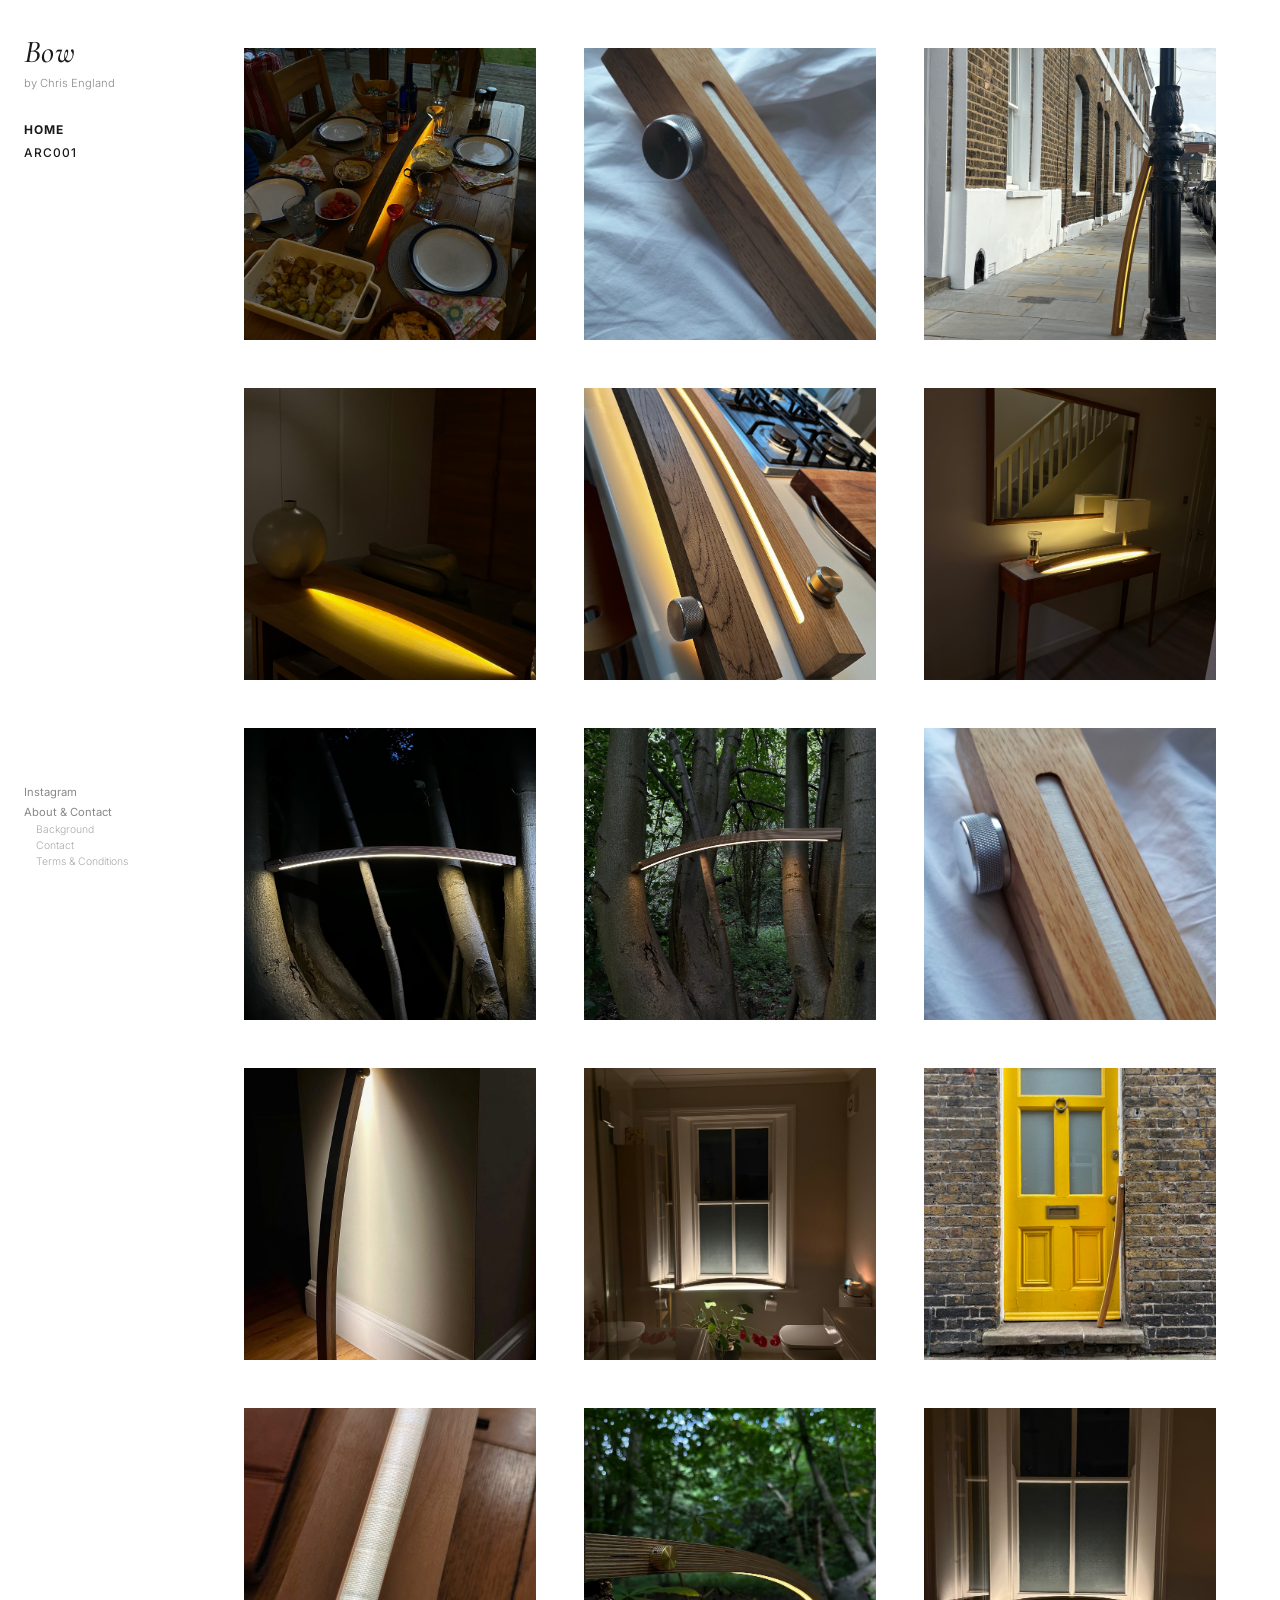
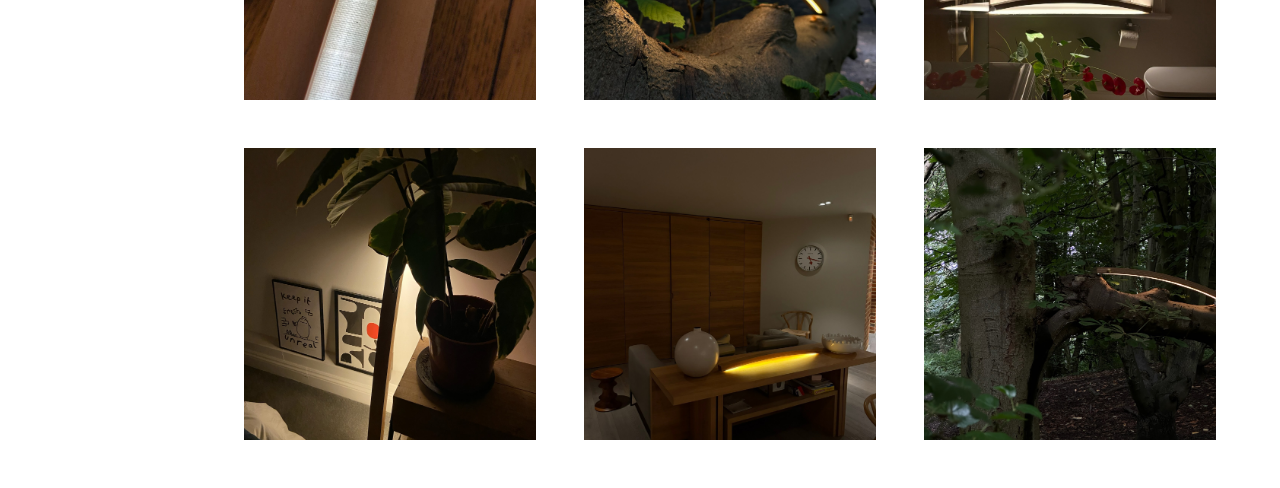
<file: index.html>
<!DOCTYPE html>
<html lang="en">

<head>
  <meta charset="UTF-8" />
  <meta name="viewport" content="width=device-width, initial-scale=1.0" />
  <title>Bow — by Chris England</title>

  <!-- Google Fonts: Inter for body, Cormorant Garamond for the Bow logo -->
  <link href="https://fonts.googleapis.com/css2?family=Cormorant+Garamond:ital,wght@1,400;1,500&family=Inter:wght@300;400;500;700&display=swap" rel="stylesheet">

  <!-- Our stylesheet -->
  <link rel="stylesheet" href="style.css" />
</head>

<body>

  <!-- ── Left sidebar: logo, navigation, secondary links ── -->
  <aside class="sidebar">

    <div class="sidebar-top">
      <div class="logo">Bow</div>
      <div class="logo-sub">by Chris England</div>
    </div>

    <nav class="nav-primary">
      <a href="index.html" class="nav-link active">HOME</a>
      <a href="arc001.html" class="nav-link">ARC001</a>
    </nav>

    <nav class="nav-secondary">
      <a href="https://www.instagram.com/bowdesignuk?utm_source=ig_web_button_share_sheet&igsh=ZDNlZDc0MzIxNw==" target="_blank" class="nav-link-small">Instagram</a>

      <!-- About & Contact parent label with indented sub-links -->
      <div class="nav-group">
        <span class="nav-group-label">About &amp; Contact</span>
        <div class="nav-group-items">
          <a href="background.html" class="nav-link-sub">Background</a>
          <a href="contact.html" class="nav-link-sub">Contact</a>
          <a href="terms.html" class="nav-link-sub">Terms &amp; Conditions</a>
        </div>
      </div>
    </nav>

  </aside>

  <!-- ── Main content: 3-column × 6-row image grid (mixed order) ── -->
  <main class="gallery">

    <a href="arc001.html" class="gallery-item">
      <img src="images/home/IMG_1432.JPG" alt="Bow ARC001" />
    </a>

    <a href="arc001.html" class="gallery-item">
      <img src="images/home/SDIM0216.JPG" alt="Bow ARC001" />
    </a>

    <a href="arc001.html" class="gallery-item">
      <img src="images/home/IMG_0773.JPG" alt="Bow ARC001" />
    </a>

    <a href="arc001.html" class="gallery-item">
      <img src="images/home/IMG_0208.JPG" alt="Bow ARC001" />
    </a>

    <a href="arc001.html" class="gallery-item">
      <img src="images/home/IMG_3448.JPG" alt="Bow ARC001" />
    </a>

    <a href="arc001.html" class="gallery-item">
      <img src="images/home/IMG_0191.JPG" alt="Bow ARC001" />
    </a>

    <a href="arc001.html" class="gallery-item">
      <img src="images/home/IMG_0750.JPG" alt="Bow ARC001" />
    </a>

    <a href="arc001.html" class="gallery-item">
      <img src="images/home/IMG_0677 2.JPG" alt="Bow ARC001" />
    </a>

    <a href="arc001.html" class="gallery-item">
      <img src="images/home/SDIM0217.JPG" alt="Bow ARC001" />
    </a>

    <a href="arc001.html" class="gallery-item">
      <img src="images/home/IMG_1300.JPG" alt="Bow ARC001" />
    </a>

    <a href="arc001.html" class="gallery-item">
      <img src="images/home/IMG_0415.JPG" alt="Bow ARC001" />
    </a>

    <a href="arc001.html" class="gallery-item">
      <img src="images/home/IMG_0791.JPG" alt="Bow ARC001" />
    </a>

    <a href="arc001.html" class="gallery-item">
      <img src="images/home/ebaec9ed-5443-4f16-b64b-aadebb4566bd.JPG" alt="Bow ARC001" />
    </a>

    <a href="arc001.html" class="gallery-item">
      <img src="images/home/IMG_0707.JPG" alt="Bow ARC001" />
    </a>

    <a href="arc001.html" class="gallery-item">
      <img src="images/home/IMG_0409.JPG" alt="Bow ARC001" />
    </a>

    <a href="arc001.html" class="gallery-item">
      <img src="images/home/IMG_1239.JPG" alt="Bow ARC001" />
    </a>

    <a href="arc001.html" class="gallery-item">
      <img src="images/home/IMG_0205.JPG" alt="Bow ARC001" />
    </a>

    <a href="arc001.html" class="gallery-item">
      <img src="images/home/IMG_0700.JPG" alt="Bow ARC001" />
    </a>

  </main>

</body>

</html>
</file>
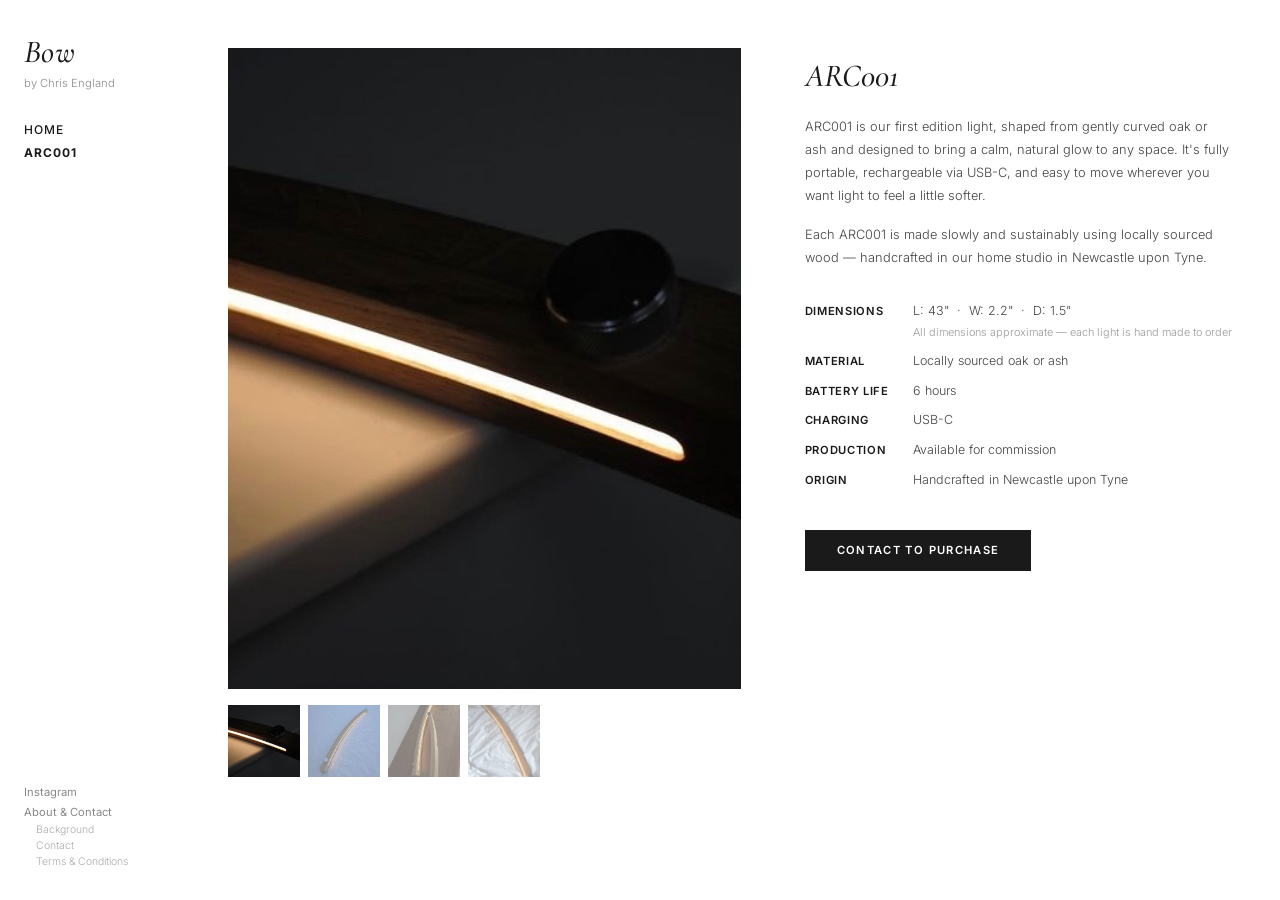
<file: arc001.html>
<!DOCTYPE html>
<html lang="en">

<head>
  <meta charset="UTF-8" />
  <meta name="viewport" content="width=device-width, initial-scale=1.0" />
  <title>ARC001 — Bow by Chris England</title>

  <!-- Google Fonts: Inter for body, Cormorant Garamond for the Bow logo -->
  <link href="https://fonts.googleapis.com/css2?family=Cormorant+Garamond:ital,wght@1,400;1,500&family=Inter:wght@300;400;500;700&display=swap" rel="stylesheet">

  <!-- Shared stylesheet -->
  <link rel="stylesheet" href="style.css" />
</head>

<body>

  <!-- ── Left sidebar ── -->
  <aside class="sidebar">

    <div class="sidebar-top">
      <div class="logo">Bow</div>
      <div class="logo-sub">by Chris England</div>
    </div>

    <nav class="nav-primary">
      <a href="index.html" class="nav-link">HOME</a>
      <a href="arc001.html" class="nav-link active">ARC001</a>
    </nav>

    <nav class="nav-secondary">
      <a href="https://www.instagram.com/bowdesignuk?utm_source=ig_web_button_share_sheet&igsh=ZDNlZDc0MzIxNw==" target="_blank" class="nav-link-small">Instagram</a>

      <!-- About & Contact parent label with indented sub-links -->
      <div class="nav-group">
        <span class="nav-group-label">About &amp; Contact</span>
        <div class="nav-group-items">
          <a href="background.html" class="nav-link-sub">Background</a>
          <a href="contact.html" class="nav-link-sub">Contact</a>
          <a href="terms.html" class="nav-link-sub">Terms &amp; Conditions</a>
        </div>
      </div>
    </nav>

  </aside>

  <!-- ── ARC001 product page — two column layout ── -->
  <main class="product-page">

    <div class="product-layout">

      <!-- LEFT: main image + thumbnail strip -->
      <div class="product-images">

        <!-- Main large image — changes when a thumbnail is clicked -->
        <div class="product-main-image">
          <img id="mainImage" src="images/product/IMG_1296.JPG" alt="ARC001" />
        </div>

        <!-- Thumbnail strip -->
        <div class="product-thumbs">
          <img src="images/product/IMG_1296.JPG" alt="ARC001 view 1"
               class="thumb active" onclick="switchImage(this)" />
          <img src="images/product/IMG_1298.JPG" alt="ARC001 view 2"
               class="thumb" onclick="switchImage(this)" />
          <img src="images/product/IMG_1302.JPG" alt="ARC001 view 3"
               class="thumb" onclick="switchImage(this)" />
          <img src="images/product/IMG_5469.JPG" alt="ARC001 view 4"
               class="thumb" onclick="switchImage(this)" />
        </div>

      </div>

      <!-- RIGHT: product title, description, specs, CTA -->
      <div class="product-info">

        <h1 class="product-title">ARC001</h1>

        <p class="product-desc">
          ARC001 is our first edition light, shaped from gently curved oak or ash
          and designed to bring a calm, natural glow to any space. It's fully
          portable, rechargeable via USB-C, and easy to move wherever you want
          light to feel a little softer.
        </p>

        <p class="product-desc" style="margin-top: 1rem;">
          Each ARC001 is made slowly and sustainably using locally sourced
          wood — handcrafted in our home studio in Newcastle upon Tyne.
        </p>

        <!-- Specs table -->
        <dl class="product-specs">
          <dt>Dimensions</dt>
          <dd>L: 43" &nbsp;·&nbsp; W: 2.2" &nbsp;·&nbsp; D: 1.5"<br>
              <span class="spec-note">All dimensions approximate — each light is hand made to order</span>
          </dd>

          <dt>Material</dt>
          <dd>Locally sourced oak or ash</dd>

          <dt>Battery life</dt>
          <dd>6 hours</dd>

          <dt>Charging</dt>
          <dd>USB-C</dd>

          <dt>Production</dt>
          <dd>Available for commission</dd>

          <dt>Origin</dt>
          <dd>Handcrafted in Newcastle upon Tyne</dd>
        </dl>

        <!-- Call to action -->
        <a href="mailto:hello@wildernessyurts.com" class="product-cta">
          CONTACT TO PURCHASE
        </a>

      </div>

    </div>

  </main>

  <!-- Simple image switcher — clicking a thumbnail updates the main image -->
  <script>
    function switchImage(thumb) {
      // Update main image src
      document.getElementById('mainImage').src = thumb.src;

      // Remove 'active' from all thumbs, add to clicked one
      document.querySelectorAll('.thumb').forEach(function(t) {
        t.classList.remove('active');
      });
      thumb.classList.add('active');
    }
  </script>

</body>

</html>
</file>
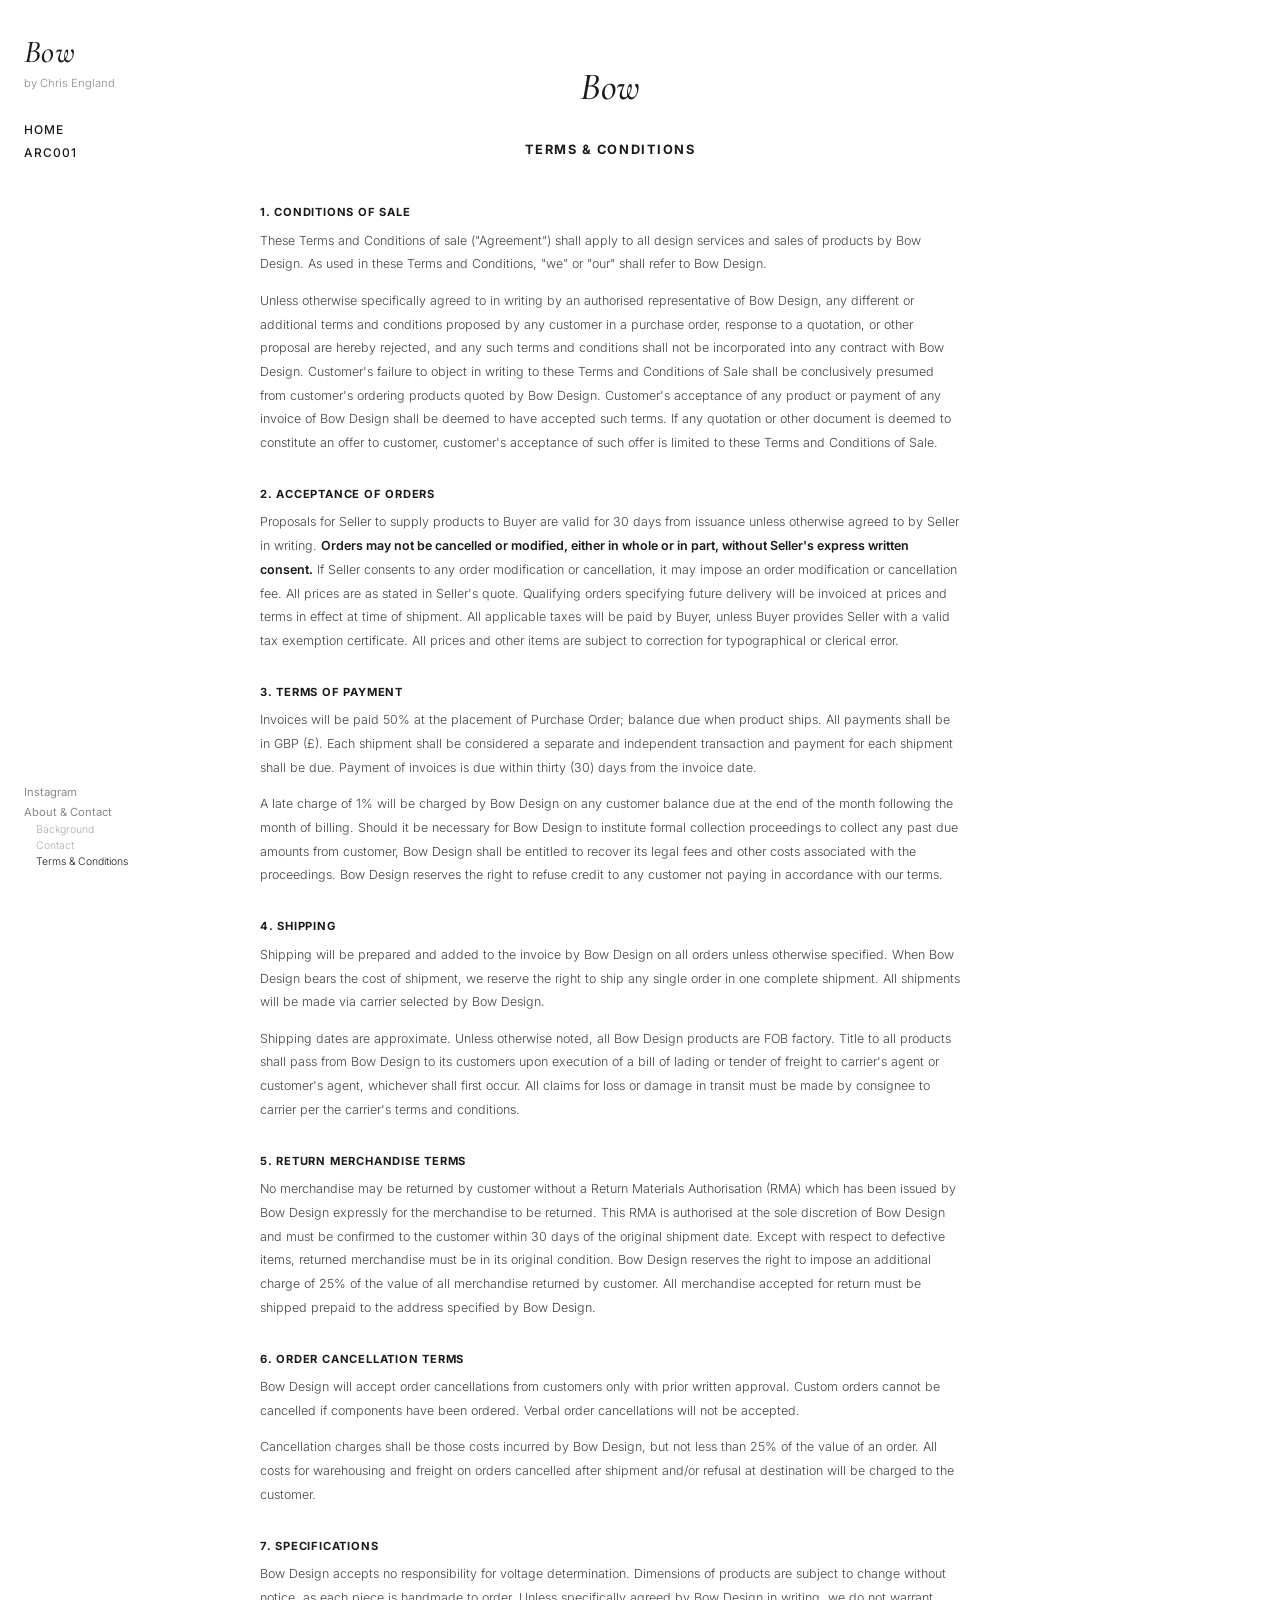
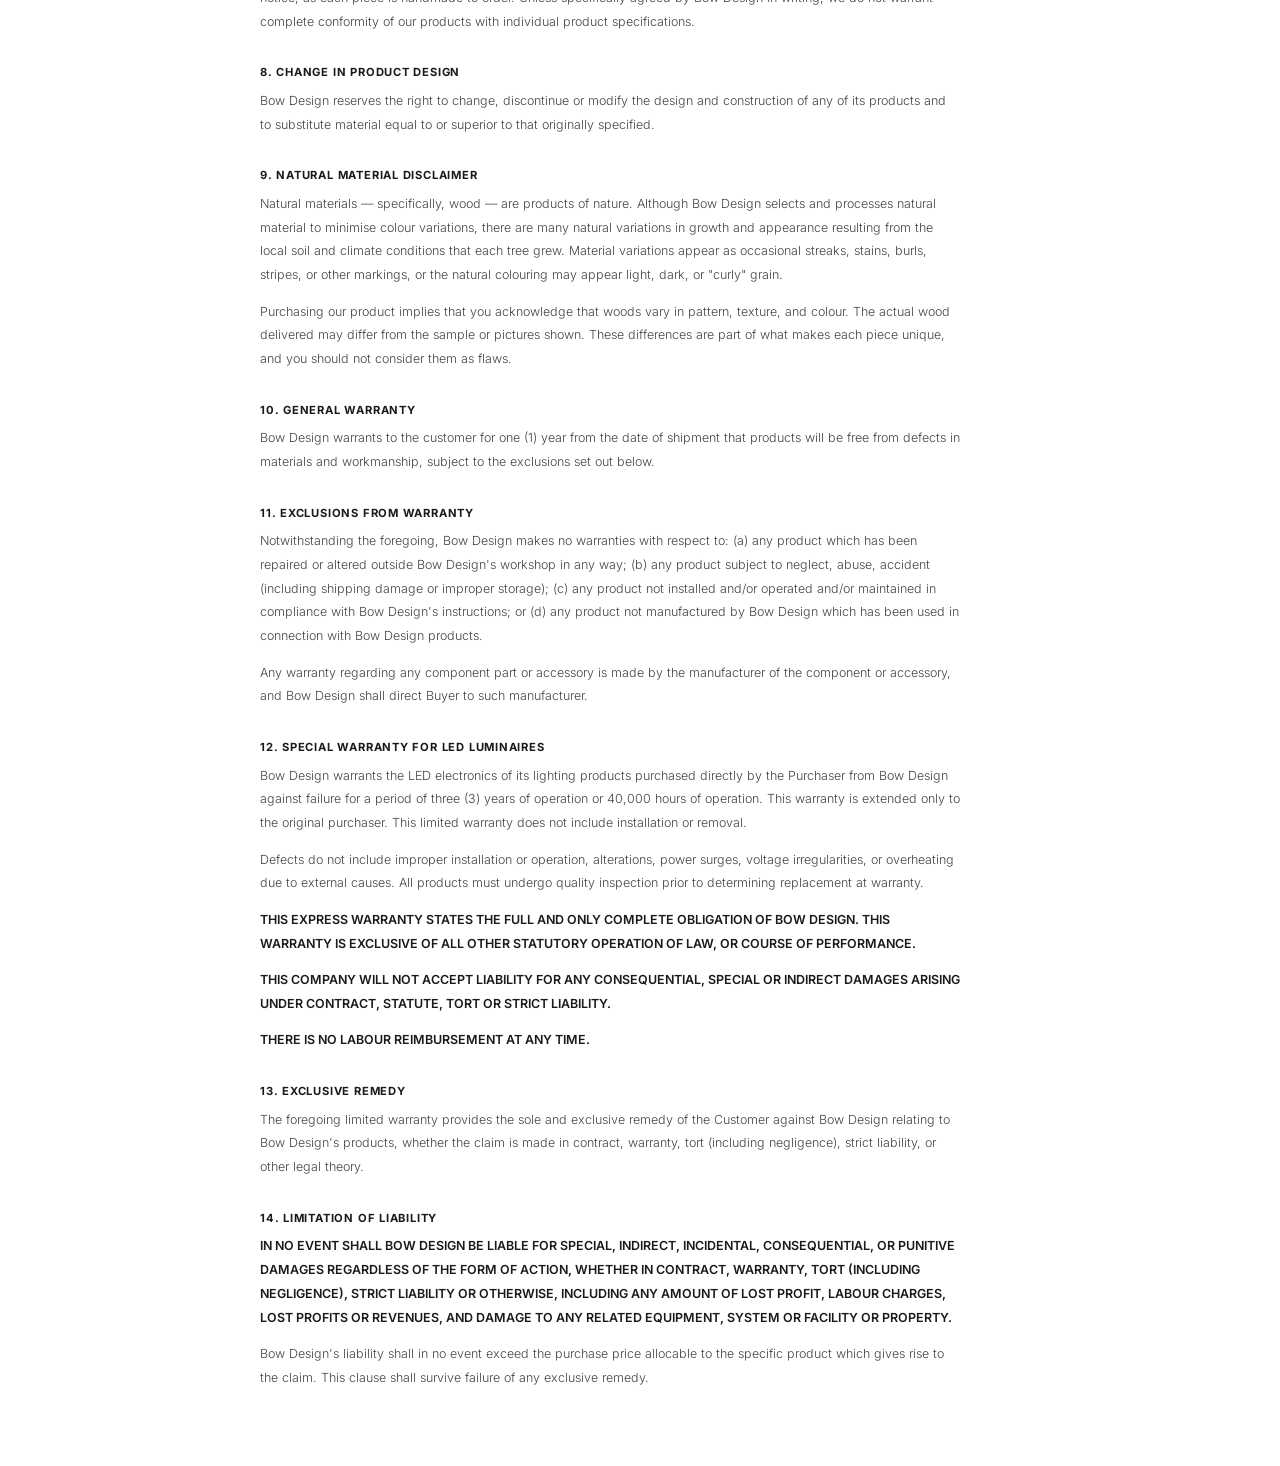
<file: terms.html>
<!DOCTYPE html>
<html lang="en">

<head>
  <meta charset="UTF-8" />
  <meta name="viewport" content="width=device-width, initial-scale=1.0" />
  <title>Terms &amp; Conditions — Bow by Chris England</title>

  <!-- Google Fonts -->
  <link href="https://fonts.googleapis.com/css2?family=Cormorant+Garamond:ital,wght@1,400;1,500&family=Inter:wght@300;400;500;700&display=swap" rel="stylesheet">

  <!-- Shared stylesheet -->
  <link rel="stylesheet" href="style.css" />
</head>

<body>

  <!-- ── Left sidebar ── -->
  <aside class="sidebar">

    <div class="sidebar-top">
      <div class="logo">Bow</div>
      <div class="logo-sub">by Chris England</div>
    </div>

    <nav class="nav-primary">
      <a href="index.html" class="nav-link">HOME</a>
      <a href="arc001.html" class="nav-link">ARC001</a>
    </nav>

    <nav class="nav-secondary">
      <a href="https://www.instagram.com/bowdesignuk?utm_source=ig_web_button_share_sheet&igsh=ZDNlZDc0MzIxNw==" target="_blank" class="nav-link-small">Instagram</a>

      <div class="nav-group">
        <span class="nav-group-label">About &amp; Contact</span>
        <div class="nav-group-items">
          <a href="background.html" class="nav-link-sub">Background</a>
          <a href="contact.html" class="nav-link-sub">Contact</a>
          <a href="terms.html" class="nav-link-sub active">Terms &amp; Conditions</a>
        </div>
      </div>
    </nav>

  </aside>

  <!-- ── Terms & Conditions: full text page ── -->
  <main class="terms-page">

    <!-- Bow brand name centred at top, like OVUUD's logo at the top of their T&Cs -->
    <div class="terms-brand">
      <span class="terms-brand-logo">Bow</span>
    </div>

    <h1 class="terms-title">TERMS &amp; CONDITIONS</h1>

    <h2>1. Conditions of Sale</h2>
    <p>
      These Terms and Conditions of sale ("Agreement") shall apply to all design services and sales of products by Bow Design. As used in these Terms and Conditions, "we" or "our" shall refer to Bow Design.
    </p>
    <p>
      Unless otherwise specifically agreed to in writing by an authorised representative of Bow Design, any different or additional terms and conditions proposed by any customer in a purchase order, response to a quotation, or other proposal are hereby rejected, and any such terms and conditions shall not be incorporated into any contract with Bow Design. Customer's failure to object in writing to these Terms and Conditions of Sale shall be conclusively presumed from customer's ordering products quoted by Bow Design. Customer's acceptance of any product or payment of any invoice of Bow Design shall be deemed to have accepted such terms. If any quotation or other document is deemed to constitute an offer to customer, customer's acceptance of such offer is limited to these Terms and Conditions of Sale.
    </p>

    <h2>2. Acceptance of Orders</h2>
    <p>
      Proposals for Seller to supply products to Buyer are valid for 30 days from issuance unless otherwise agreed to by Seller in writing. <strong>Orders may not be cancelled or modified, either in whole or in part, without Seller's express written consent.</strong> If Seller consents to any order modification or cancellation, it may impose an order modification or cancellation fee. All prices are as stated in Seller's quote. Qualifying orders specifying future delivery will be invoiced at prices and terms in effect at time of shipment. All applicable taxes will be paid by Buyer, unless Buyer provides Seller with a valid tax exemption certificate. All prices and other items are subject to correction for typographical or clerical error.
    </p>

    <h2>3. Terms of Payment</h2>
    <p>
      Invoices will be paid 50% at the placement of Purchase Order; balance due when product ships. All payments shall be in GBP (£). Each shipment shall be considered a separate and independent transaction and payment for each shipment shall be due. Payment of invoices is due within thirty (30) days from the invoice date.
    </p>
    <p>
      A late charge of 1% will be charged by Bow Design on any customer balance due at the end of the month following the month of billing. Should it be necessary for Bow Design to institute formal collection proceedings to collect any past due amounts from customer, Bow Design shall be entitled to recover its legal fees and other costs associated with the proceedings. Bow Design reserves the right to refuse credit to any customer not paying in accordance with our terms.
    </p>

    <h2>4. Shipping</h2>
    <p>
      Shipping will be prepared and added to the invoice by Bow Design on all orders unless otherwise specified. When Bow Design bears the cost of shipment, we reserve the right to ship any single order in one complete shipment. All shipments will be made via carrier selected by Bow Design.
    </p>
    <p>
      Shipping dates are approximate. Unless otherwise noted, all Bow Design products are FOB factory. Title to all products shall pass from Bow Design to its customers upon execution of a bill of lading or tender of freight to carrier's agent or customer's agent, whichever shall first occur. All claims for loss or damage in transit must be made by consignee to carrier per the carrier's terms and conditions.
    </p>

    <h2>5. Return Merchandise Terms</h2>
    <p>
      No merchandise may be returned by customer without a Return Materials Authorisation (RMA) which has been issued by Bow Design expressly for the merchandise to be returned. This RMA is authorised at the sole discretion of Bow Design and must be confirmed to the customer within 30 days of the original shipment date. Except with respect to defective items, returned merchandise must be in its original condition. Bow Design reserves the right to impose an additional charge of 25% of the value of all merchandise returned by customer. All merchandise accepted for return must be shipped prepaid to the address specified by Bow Design.
    </p>

    <h2>6. Order Cancellation Terms</h2>
    <p>
      Bow Design will accept order cancellations from customers only with prior written approval. Custom orders cannot be cancelled if components have been ordered. Verbal order cancellations will not be accepted.
    </p>
    <p>
      Cancellation charges shall be those costs incurred by Bow Design, but not less than 25% of the value of an order. All costs for warehousing and freight on orders cancelled after shipment and/or refusal at destination will be charged to the customer.
    </p>

    <h2>7. Specifications</h2>
    <p>
      Bow Design accepts no responsibility for voltage determination. Dimensions of products are subject to change without notice, as each piece is handmade to order. Unless specifically agreed by Bow Design in writing, we do not warrant complete conformity of our products with individual product specifications.
    </p>

    <h2>8. Change in Product Design</h2>
    <p>
      Bow Design reserves the right to change, discontinue or modify the design and construction of any of its products and to substitute material equal to or superior to that originally specified.
    </p>

    <h2>9. Natural Material Disclaimer</h2>
    <p>
      Natural materials — specifically, wood — are products of nature. Although Bow Design selects and processes natural material to minimise colour variations, there are many natural variations in growth and appearance resulting from the local soil and climate conditions that each tree grew. Material variations appear as occasional streaks, stains, burls, stripes, or other markings, or the natural colouring may appear light, dark, or "curly" grain.
    </p>
    <p>
      Purchasing our product implies that you acknowledge that woods vary in pattern, texture, and colour. The actual wood delivered may differ from the sample or pictures shown. These differences are part of what makes each piece unique, and you should not consider them as flaws.
    </p>

    <h2>10. General Warranty</h2>
    <p>
      Bow Design warrants to the customer for one (1) year from the date of shipment that products will be free from defects in materials and workmanship, subject to the exclusions set out below.
    </p>

    <h2>11. Exclusions from Warranty</h2>
    <p>
      Notwithstanding the foregoing, Bow Design makes no warranties with respect to: (a) any product which has been repaired or altered outside Bow Design's workshop in any way; (b) any product subject to neglect, abuse, accident (including shipping damage or improper storage); (c) any product not installed and/or operated and/or maintained in compliance with Bow Design's instructions; or (d) any product not manufactured by Bow Design which has been used in connection with Bow Design products.
    </p>
    <p>
      Any warranty regarding any component part or accessory is made by the manufacturer of the component or accessory, and Bow Design shall direct Buyer to such manufacturer.
    </p>

    <h2>12. Special Warranty for LED Luminaires</h2>
    <p>
      Bow Design warrants the LED electronics of its lighting products purchased directly by the Purchaser from Bow Design against failure for a period of three (3) years of operation or 40,000 hours of operation. This warranty is extended only to the original purchaser. This limited warranty does not include installation or removal.
    </p>
    <p>
      Defects do not include improper installation or operation, alterations, power surges, voltage irregularities, or overheating due to external causes. All products must undergo quality inspection prior to determining replacement at warranty.
    </p>
    <p>
      <strong>THIS EXPRESS WARRANTY STATES THE FULL AND ONLY COMPLETE OBLIGATION OF BOW DESIGN. THIS WARRANTY IS EXCLUSIVE OF ALL OTHER STATUTORY OPERATION OF LAW, OR COURSE OF PERFORMANCE.</strong>
    </p>
    <p>
      <strong>THIS COMPANY WILL NOT ACCEPT LIABILITY FOR ANY CONSEQUENTIAL, SPECIAL OR INDIRECT DAMAGES ARISING UNDER CONTRACT, STATUTE, TORT OR STRICT LIABILITY.</strong>
    </p>
    <p><strong>THERE IS NO LABOUR REIMBURSEMENT AT ANY TIME.</strong></p>

    <h2>13. Exclusive Remedy</h2>
    <p>
      The foregoing limited warranty provides the sole and exclusive remedy of the Customer against Bow Design relating to Bow Design's products, whether the claim is made in contract, warranty, tort (including negligence), strict liability, or other legal theory.
    </p>

    <h2>14. Limitation of Liability</h2>
    <p>
      <strong>IN NO EVENT SHALL BOW DESIGN BE LIABLE FOR SPECIAL, INDIRECT, INCIDENTAL, CONSEQUENTIAL, OR PUNITIVE DAMAGES REGARDLESS OF THE FORM OF ACTION, WHETHER IN CONTRACT, WARRANTY, TORT (INCLUDING NEGLIGENCE), STRICT LIABILITY OR OTHERWISE, INCLUDING ANY AMOUNT OF LOST PROFIT, LABOUR CHARGES, LOST PROFITS OR REVENUES, AND DAMAGE TO ANY RELATED EQUIPMENT, SYSTEM OR FACILITY OR PROPERTY.</strong>
    </p>
    <p>
      Bow Design's liability shall in no event exceed the purchase price allocable to the specific product which gives rise to the claim. This clause shall survive failure of any exclusive remedy.
    </p>

  </main>

</body>

</html>
</file>
<file: style.css>
/* ── Reset: remove default browser spacing and sizing quirks ── */
* {
  margin: 0;
  padding: 0;
  box-sizing: border-box;
}

/* ── Base page styles ── */
body {
  font-family: 'Inter', -apple-system, BlinkMacSystemFont, sans-serif;
  background: #ffffff;
  color: #1a1a1a;
  display: flex;
  min-height: 100vh;
}

/* ════════════════════════════════════════
   SIDEBAR
   Fixed to the left, full page height
════════════════════════════════════════ */
.sidebar {
  position: fixed;
  top: 0;
  left: 0;
  width: 180px;
  height: 100vh;
  padding: 2rem 1.5rem;
  display: flex;
  flex-direction: column;
  background: #ffffff;
  z-index: 10;
}

/* ── Logo: uses elegant serif font to match Bow brand identity ── */
.logo {
  font-family: 'Cormorant Garamond', serif;
  font-style: italic;
  font-size: 2rem;
  font-weight: 500;
  letter-spacing: 0.01em;
  color: #1a1a1a;
  margin-bottom: 0.3rem;
}

/* ── Subtitle: small and light below logo ── */
.logo-sub {
  font-size: 0.7rem;
  font-weight: 300;
  color: #888;
  margin-bottom: 2rem;
}

/* ── Primary navigation ── */
.nav-primary {
  display: flex;
  flex-direction: column;
  gap: 0.5rem;
}

.nav-link {
  display: block;
  font-size: 0.75rem;
  font-weight: 500;
  letter-spacing: 0.08em;
  text-decoration: none;
  color: #1a1a1a;
  transition: color 0.2s ease;
}

.nav-link.active {
  font-weight: 700;
}

.nav-link:hover {
  color: #888;
}

/* ── Secondary links pushed to the bottom ── */
.nav-secondary {
  margin-top: auto;
  display: flex;
  flex-direction: column;
  gap: 0.4rem;
}

.nav-link-small {
  font-size: 0.7rem;
  font-weight: 400;
  color: #888;
  text-decoration: none;
  transition: color 0.2s ease;
}

.nav-link-small:hover {
  color: #1a1a1a;
}

/* ── Sub-navigation group (About & Contact parent) ── */
.nav-group {
  display: flex;
  flex-direction: column;
  gap: 0.2rem;
}

/* Parent label — styled same as other secondary links, not clickable */
.nav-group-label {
  font-size: 0.7rem;
  font-weight: 400;
  color: #888;
  cursor: default;
}

/* Indented sub-links under the parent */
.nav-group-items {
  display: flex;
  flex-direction: column;
  gap: 0.2rem;
  padding-left: 0.75rem;
}

.nav-link-sub {
  font-size: 0.65rem;
  font-weight: 300;
  color: #aaa;
  text-decoration: none;
  transition: color 0.2s ease;
}

.nav-link-sub:hover,
.nav-link-sub.active {
  color: #1a1a1a;
}

/* ════════════════════════════════════════
   ABOUT / BACKGROUND PAGE
   Two-column: full-height sticky image left, text right
════════════════════════════════════════ */
.about-page {
  margin-left: 180px;
  width: calc(100% - 180px);
  min-height: 100vh;
  display: grid;
  grid-template-columns: 1.2fr 1fr;
}

/* Image fills full viewport height and sticks as you scroll */
.about-image {
  height: 100vh;
  position: sticky;
  top: 0;
  overflow: hidden;
}

.about-image img {
  width: 100%;
  height: 100%;
  object-fit: cover;
  display: block;
}

/* Text on the right side */
.about-text {
  padding: 4rem 3rem;
}

.about-title {
  font-family: 'Cormorant Garamond', serif;
  font-style: italic;
  font-size: 1.6rem;
  font-weight: 500;
  color: #1a1a1a;
  margin-bottom: 1.5rem;
}

.about-body {
  font-size: 0.8rem;
  font-weight: 300;
  color: #444;
  line-height: 1.9;
}

.about-body p + p {
  margin-top: 1.2rem;
}

/* ════════════════════════════════════════
   CONTACT PAGE
   Two-column: full-height sticky image left, info right
════════════════════════════════════════ */
.contact-page {
  margin-left: 180px;
  width: calc(100% - 180px);
  min-height: 100vh;
  display: grid;
  grid-template-columns: 1.2fr 1fr;
}

.contact-image {
  height: 100vh;
  position: sticky;
  top: 0;
  overflow: hidden;
}

.contact-image img {
  width: 100%;
  height: 100%;
  object-fit: cover;
  display: block;
}

.contact-content {
  padding: 4rem 3rem;
}

.contact-heading {
  font-family: 'Cormorant Garamond', serif;
  font-style: italic;
  font-size: 1.6rem;
  font-weight: 500;
  color: #1a1a1a;
  margin-bottom: 1rem;
}

.contact-intro {
  font-size: 0.78rem;
  font-weight: 300;
  color: #444;
  line-height: 1.8;
  margin-bottom: 2rem;
}

/* Contact detail lines */
.contact-details {
  display: flex;
  flex-direction: column;
  gap: 0.6rem;
  margin-top: 1.5rem;
}

.contact-detail-label {
  font-size: 0.65rem;
  font-weight: 600;
  letter-spacing: 0.08em;
  text-transform: uppercase;
  color: #1a1a1a;
}

.contact-detail-value {
  font-size: 0.78rem;
  font-weight: 300;
  color: #444;
  text-decoration: none;
}

.contact-detail-value:hover {
  color: #1a1a1a;
}

/* ════════════════════════════════════════
   TERMS & CONDITIONS PAGE
   Full-width text, simple and readable
════════════════════════════════════════ */
.terms-page {
  margin-left: 180px;
  width: calc(100% - 180px);
  padding: 4rem 5rem;
  max-width: 860px;
}

/* Bow brand name centred at top — mirrors OVUUD's logo at the top of their T&Cs */
.terms-brand {
  text-align: center;
  margin-bottom: 2rem;
}

.terms-brand-logo {
  font-family: 'Cormorant Garamond', serif;
  font-style: italic;
  font-size: 2.4rem;
  font-weight: 500;
  color: #1a1a1a;
}

/* Page title: uppercase bold, sans-serif — matches OVUUD style */
.terms-title {
  font-size: 0.8rem;
  font-weight: 700;
  letter-spacing: 0.12em;
  text-transform: uppercase;
  color: #1a1a1a;
  text-align: center;
  margin-bottom: 3rem;
}

.terms-page h2 {
  font-size: 0.7rem;
  font-weight: 700;
  letter-spacing: 0.07em;
  text-transform: uppercase;
  color: #1a1a1a;
  margin-top: 2rem;
  margin-bottom: 0.6rem;
}

.terms-page p {
  font-size: 0.78rem;
  font-weight: 300;
  color: #444;
  line-height: 1.9;
  margin-bottom: 0.8rem;
}

.terms-page p strong,
.terms-page p b {
  font-weight: 600;
  color: #1a1a1a;
}

/* ════════════════════════════════════════
   CONTACT FORM
   Matches OVUUD's form style
════════════════════════════════════════ */
.contact-form {
  display: flex;
  flex-direction: column;
  gap: 1.2rem;
}

/* Two fields side by side (First Name / Last Name) */
.form-row {
  display: grid;
  grid-template-columns: 1fr 1fr;
  gap: 1rem;
}

.form-field {
  display: flex;
  flex-direction: column;
  gap: 0.3rem;
}

.form-label {
  font-size: 0.65rem;
  font-weight: 500;
  letter-spacing: 0.05em;
  color: #1a1a1a;
}

.form-required {
  font-weight: 300;
  color: #888;
}

.form-hint {
  font-size: 0.65rem;
  font-weight: 300;
  color: #888;
  margin: 0;
}

/* Text inputs */
.form-input {
  width: 100%;
  border: 1px solid #d0d0d0;
  border-radius: 0;
  padding: 0.6rem 0.7rem;
  font-family: 'Inter', sans-serif;
  font-size: 0.75rem;
  font-weight: 300;
  color: #1a1a1a;
  background: #fff;
  outline: none;
  transition: border-color 0.2s ease;
}

.form-input:focus {
  border-color: #1a1a1a;
}

/* Currency wrapper adds the £ symbol */
.form-currency {
  display: flex;
  align-items: center;
  border: 1px solid #d0d0d0;
  transition: border-color 0.2s ease;
}

.form-currency:focus-within {
  border-color: #1a1a1a;
}

.form-currency-symbol {
  padding: 0.6rem 0.6rem 0.6rem 0.7rem;
  font-size: 0.75rem;
  font-weight: 300;
  color: #888;
  background: #fff;
  pointer-events: none;
}

/* Currency input has no individual border — the wrapper provides it */
.form-input--currency {
  border: none;
  padding-left: 0;
  flex: 1;
}

.form-input--currency:focus {
  border: none;
}

/* Textarea */
.form-textarea {
  width: 100%;
  border: 1px solid #d0d0d0;
  border-radius: 0;
  padding: 0.6rem 0.7rem;
  font-family: 'Inter', sans-serif;
  font-size: 0.75rem;
  font-weight: 300;
  color: #1a1a1a;
  background: #fff;
  outline: none;
  resize: vertical;
  line-height: 1.7;
  transition: border-color 0.2s ease;
}

.form-textarea:focus {
  border-color: #1a1a1a;
}

/* Submit button */
.form-submit {
  align-self: flex-start;
  padding: 0.85rem 2.5rem;
  background: #1a1a1a;
  color: #fff;
  font-family: 'Inter', sans-serif;
  font-size: 0.7rem;
  font-weight: 600;
  letter-spacing: 0.12em;
  text-transform: uppercase;
  border: none;
  cursor: pointer;
  transition: background 0.2s ease;
}

.form-submit:hover {
  background: #444;
}

/* Contact info shown below the form */
.contact-footer {
  margin-top: 2rem;
  padding-top: 1.5rem;
  border-top: 1px solid #e8e8e8;
  display: flex;
  flex-direction: column;
  gap: 0.3rem;
}

.contact-footer p {
  font-size: 0.72rem;
  font-weight: 300;
  color: #888;
}

.contact-footer a {
  color: #888;
  text-decoration: none;
  transition: color 0.2s ease;
}

.contact-footer a:hover {
  color: #1a1a1a;
}

/* ════════════════════════════════════════
   GALLERY
   3 columns, generous white gaps — matches ovuud.com spacing
════════════════════════════════════════ */
.gallery {
  margin-left: 180px;
  padding: 3rem 4rem;           /* Large outer padding shrinks images relative to the page */
  display: grid;
  grid-template-columns: repeat(3, 1fr);
  gap: 48px;                    /* Wide white borders between images */
  align-content: start;
  width: calc(100% - 180px);
}

/* ── Each image block ── */
.gallery-item {
  display: block;
  overflow: hidden;
  aspect-ratio: 1 / 1;         /* Square ratio — cleaner and closer to ovuud look */
}

/* ── Image fills its cell ── */
.gallery-item img {
  width: 100%;
  height: 100%;
  object-fit: cover;
  display: block;
  transition: opacity 0.25s ease;
}

/* ── Subtle fade on hover ── */
.gallery-item:hover img {
  opacity: 0.8;
}

/* ════════════════════════════════════════
   PRODUCT PAGE (arc001.html)
   Layout mirrors ovuud.com/arc-i:
   large image left, product info right
════════════════════════════════════════ */

.product-page {
  margin-left: 180px;
  width: calc(100% - 180px);
  padding: 3rem 3rem;
  min-height: 100vh;
}

/* Two-column layout: image | info */
.product-layout {
  display: grid;
  grid-template-columns: 1.2fr 1fr;   /* Image slightly wider than info */
  gap: 4rem;
  align-items: start;
}

/* ── LEFT: image area ── */
.product-images {
  display: flex;
  flex-direction: column;
  gap: 1rem;
}

/* Main large image */
.product-main-image {
  width: 100%;
  aspect-ratio: 4 / 5;
  overflow: hidden;
  background: #f5f5f5;
}

.product-main-image img {
  width: 100%;
  height: 100%;
  object-fit: cover;
  display: block;
  transition: opacity 0.2s ease;
}

/* Thumbnail strip */
.product-thumbs {
  display: flex;
  gap: 8px;
}

.thumb {
  width: 72px;
  height: 72px;
  object-fit: cover;
  cursor: pointer;
  opacity: 0.5;
  transition: opacity 0.2s ease;
}

.thumb:hover,
.thumb.active {
  opacity: 1;
}

/* ── RIGHT: product info ── */
.product-info {
  padding-top: 0.5rem;
}

.product-title {
  font-family: 'Cormorant Garamond', serif;
  font-style: italic;
  font-size: 2rem;
  font-weight: 500;
  color: #1a1a1a;
  margin-bottom: 1.25rem;
}

.product-desc {
  font-size: 0.8rem;
  font-weight: 300;
  color: #444;
  line-height: 1.8;
}

/* Specs: definition list styled as key/value rows */
.product-specs {
  margin-top: 2rem;
  display: grid;
  grid-template-columns: auto 1fr;
  gap: 0.6rem 1.5rem;
  align-items: baseline;
}

.product-specs dt {
  font-size: 0.7rem;
  font-weight: 600;
  letter-spacing: 0.06em;
  text-transform: uppercase;
  color: #1a1a1a;
  white-space: nowrap;
}

.product-specs dd {
  font-size: 0.78rem;
  font-weight: 300;
  color: #444;
  line-height: 1.6;
}

.spec-note {
  display: block;
  font-size: 0.68rem;
  color: #999;
  margin-top: 0.2rem;
}

/* Contact to purchase button */
.product-cta {
  display: inline-block;
  margin-top: 2.5rem;
  padding: 0.85rem 2rem;
  background: #1a1a1a;
  color: #ffffff;
  font-size: 0.7rem;
  font-weight: 600;
  letter-spacing: 0.12em;
  text-decoration: none;
  text-transform: uppercase;
  transition: background 0.2s ease;
}

.product-cta:hover {
  background: #444;
}

/* ════════════════════════════════════════
   RESPONSIVE: mobile
════════════════════════════════════════ */
@media (max-width: 768px) {
  body {
    flex-direction: column;
  }

  .sidebar {
    position: relative;
    width: 100%;
    height: auto;
    padding: 1.2rem 1.5rem;
    flex-direction: row;
    align-items: center;
    flex-wrap: wrap;
    gap: 1rem;
  }

  .sidebar-top {
    flex-shrink: 0;
  }

  .logo-sub {
    margin-bottom: 0;
  }

  .nav-primary {
    flex-direction: row;
    gap: 1rem;
  }

  .nav-secondary {
    display: none;
  }

  .gallery {
    margin-left: 0;
    width: 100%;
    padding: 1rem;
    grid-template-columns: repeat(2, 1fr);
    gap: 16px;
  }

  .product-page {
    margin-left: 0;
    width: 100%;
    padding: 1rem;
  }

  /* Stack image and info on mobile */
  .product-layout {
    grid-template-columns: 1fr;
    gap: 2rem;
  }

  .thumb {
    width: 56px;
    height: 56px;
  }

  /* About, contact, terms pages — single column on mobile */
  .about-page,
  .contact-page {
    margin-left: 0;
    width: 100%;
    grid-template-columns: 1fr;
  }

  .about-image,
  .contact-image {
    height: 60vw;
    position: relative;
  }

  .about-text,
  .contact-content {
    padding: 2rem 1.5rem;
  }

  .terms-page {
    margin-left: 0;
    width: 100%;
    padding: 2rem 1.5rem;
  }
}
</file>
